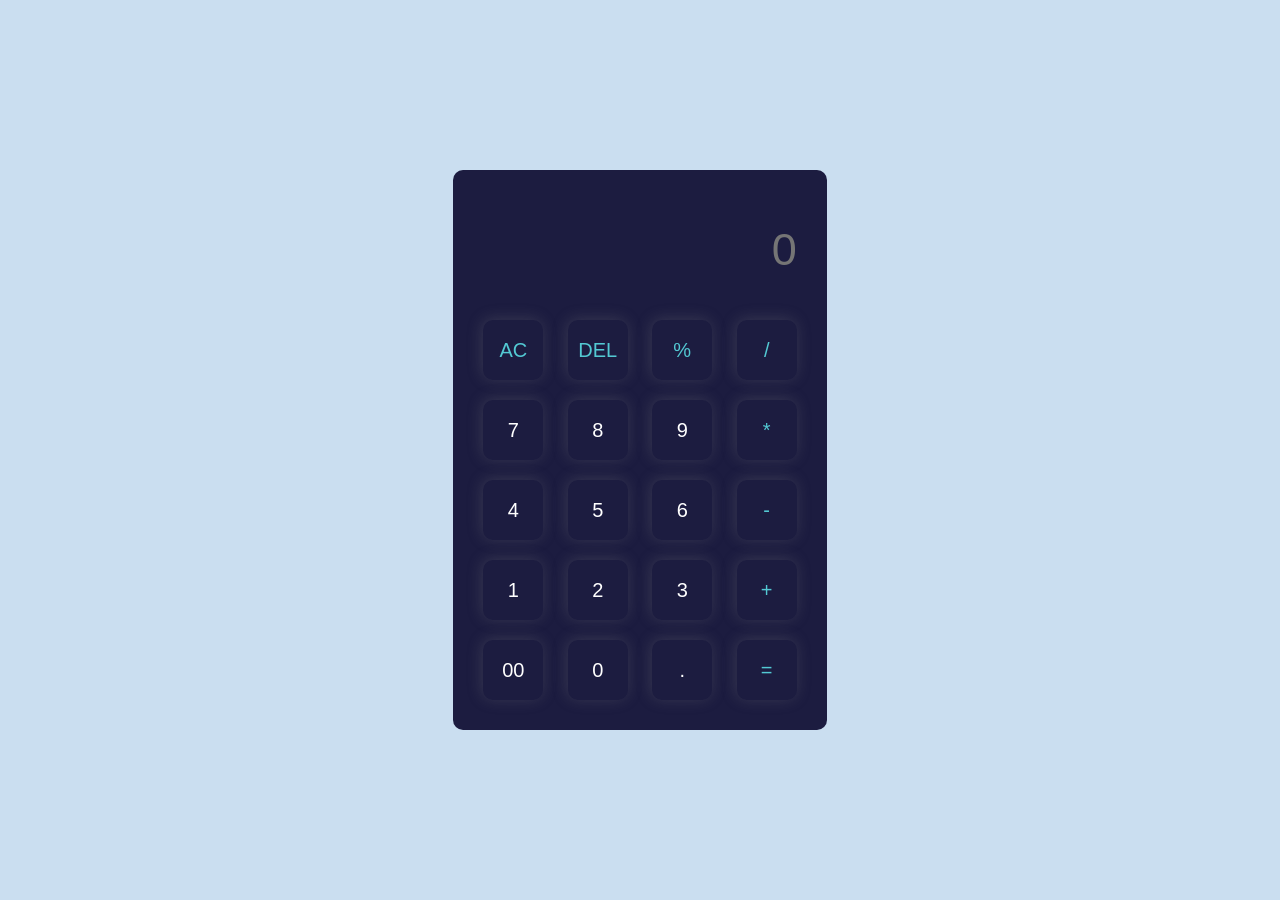
<file: day3/calculator.html>
<!DOCTYPE html>
<html lang="en">
<head>
    <meta charset="UTF-8">
    <meta name="viewport" content="width=device-width, initial-scale=1.0">
    <link rel="stylesheet" href="cal.css">
    <title>Document</title>
</head>
<body>
    <div class="container">
<div class="calculator">
    <form >
        <div class="display">
<input type="text"  name="display" placeholder="0">
        </div>
 <div>
    <input type="button" value="AC" onclick="display.value =' '" class="operator">
    <input type="button" value="DEL"  onclick="display.value = display.value.toString().slice(0,-1)" class="operator">
    <input type="button" value="%" onclick="display.value +='%'" class="operator">
    <input type="button" value="/" onclick="display.value +='/'" class="operator">
 </div>
 <div>
    <input type="button" value="7" onclick="display.value +='7'">
    <input type="button" value="8" onclick="display.value +='8'" >
    <input type="button" value="9" onclick="display.value +='9'">
    <input type="button" value="*" onclick="display.value +='*'"class="operator">
 </div>
 <div>
    <input type="button" value="4" onclick="display.value +='4'">
    <input type="button" value="5" onclick="display.value +='5'">
    <input type="button" value="6" onclick="display.value +='6'">
    <input type="button" value="-" onclick="display.value +='-'"  class="operator">
 </div>
 <div>
    <input type="button" value="1" onclick="display.value +='1'">
    <input type="button" value="2" onclick="display.value +='2'">
    <input type="button" value="3" onclick="display.value +='3'">
    <input type="button" value="+" onclick="display.value +='+'"  class="operator">
 </div>
 <div>
    <input type="button" value="00"  onclick="display.value +='00'">
    <input type="button" value="0" onclick="display.value +='0'">
    <input type="button" value="." onclick="display.value +='.'">
    <input type="button" value="=" onclick="display.value=eval(display.value)"  class="operator">
 </div>
    </form>
    </div>

</body>
 </html>
</file>
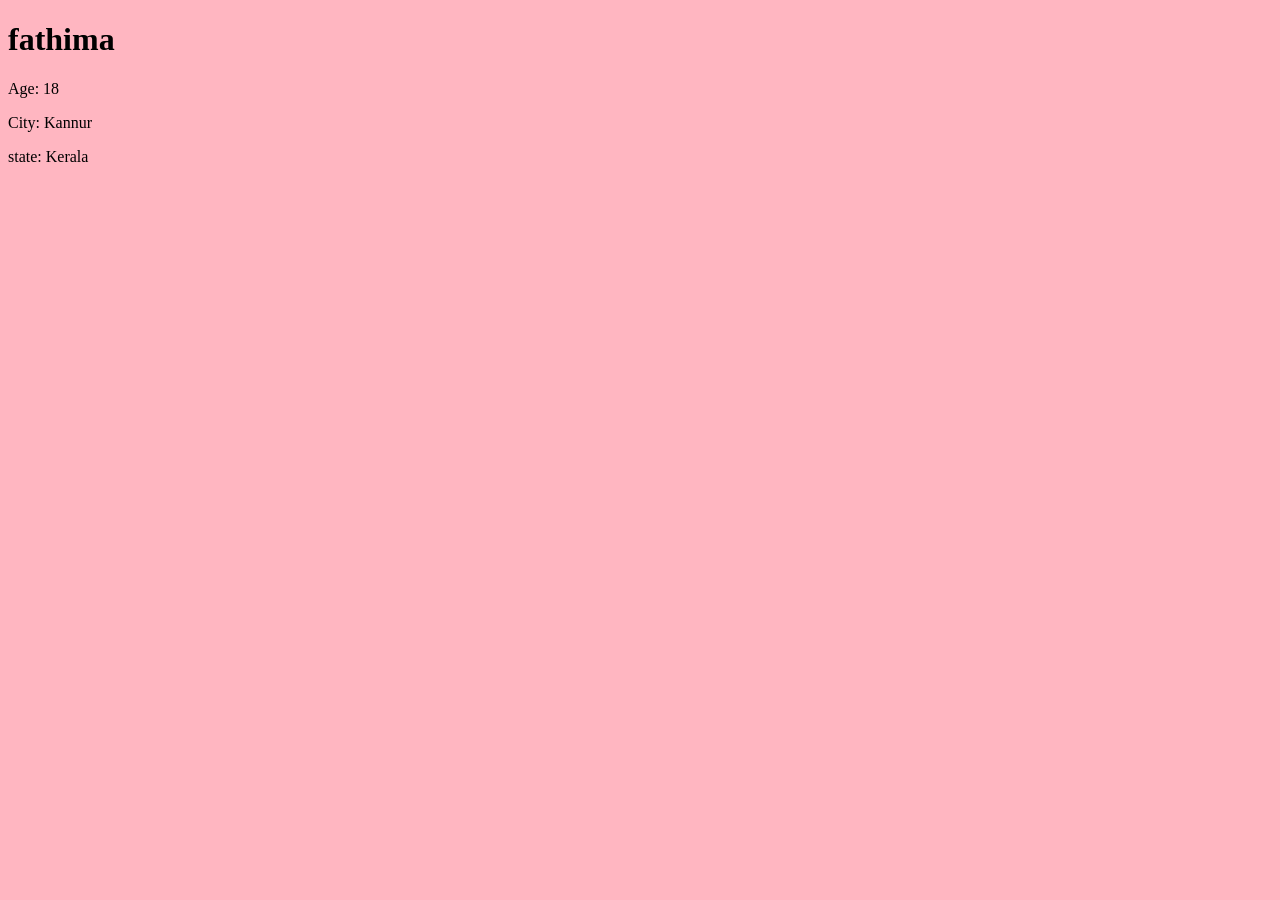
<file: day4/sample.html>
<!DOCTYPE html>
<html lang="en">
<head>
    <meta charset="UTF-8">
    <meta name="viewport" content="width=device-width, initial-scale=1.0">
    <title>Document</title>
</head>
<body>
<h1 id="name"></h1>
<p id="age"></p>
<p id="city"></p>
<p id="state"></p>
    <script src="sample.js"> </script>
</body>
</html>
</file>
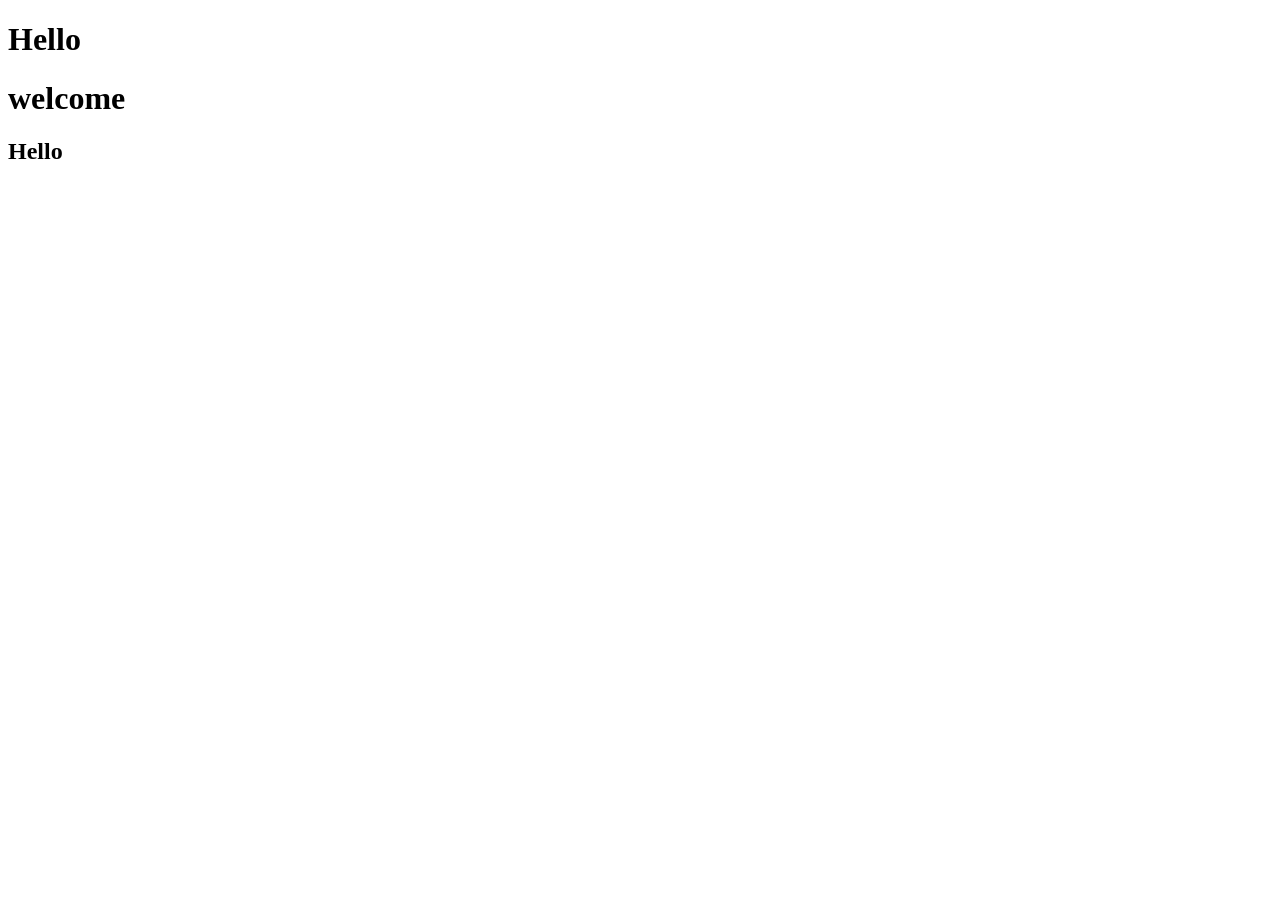
<file: day4/trial.html>
<!DOCTYPE html>
<html lang="en">
<head>
    <meta charset="UTF-8">
    <meta name="viewport" content="width=device-width, initial-scale=1.0">
    <title>Document</title>
</head>
<body>
    <h1 id="title">Hello</h1>
    <h1 class="heading">welcome</h1>
    <h2 id="caption">Hello</h2>
    <div id="box"></div>
<script>
    // dom selection
     document.getElementById("title");
 console.log(title.innerText);

document.querySelector(".heading");
heading.innerText="welcome";
console.log(heading.innerText);

document.getElementById("caption");
caption.innerText = "Good Morning";
caption.style.color = "pink";
caption.style.fontSize = "30px";

 document.getElementById("box");
box.innerHTML = "<h2>Hello</h2>";
</script>
</body>
</html>
</file>
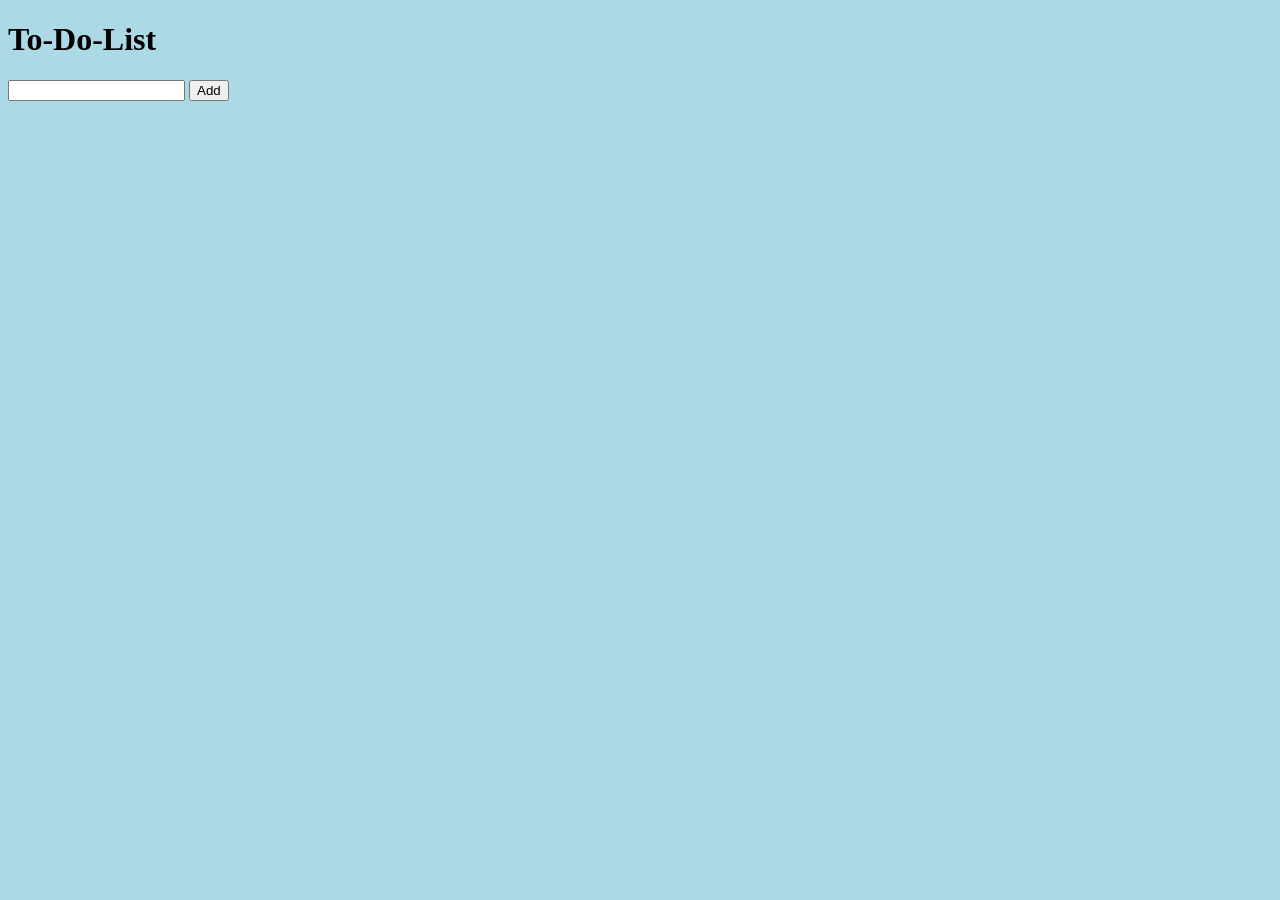
<file: day5/to do list.html>
<!DOCTYPE html>
<html lang="en">
<head>
    <meta charset="UTF-8">
    <meta name="viewport" content="width=device-width, initial-scale=1.0">
    <title>Document</title>
</head>
<body>
    <h1>To-Do-List</h1>
    <input type="text" id="task"> 
<button onclick="addTask()">Add</button> 
 
<ul id="list"></ul> 
 <script src="to do.js"></script>
</body>
</html>
</file>
<file: day3/cal.css>
* {
  margin: 0;
  padding: 0;
  box-sizing: border-box;
  font-family: sans-serif;
}
.container {
  width: 100%;
  height: 100vh;
  background-color: rgb(202, 222, 240);
  display: flex;
  justify-content: center;
  align-items: center;
}
.calculator {
  background-color: rgb(28, 28, 64);
  padding: 20px;
  border-radius: 10px;
}
.calculator form input {
  border: 0;
  outline: 0;
  width: 60px;
  height: 60px;
  border-radius: 10px;
  background-color: transparent;
  box-shadow: -1px -1px 15px rgba(128, 128, 128, 0.282);
  font-size: 20px;
  color: white;
  cursor: pointer;
  margin: 10px;
}
form .display{
    display: flex;
  justify-content: flex-end;
  margin: 20px 0;
}
form .display input{
    text-align: right;
    flex: 1;
  font-size: 45px;
  box-shadow: none;
}
.calculator form input.operator{
    color:rgb(83, 201, 211) ;
}
</file>
